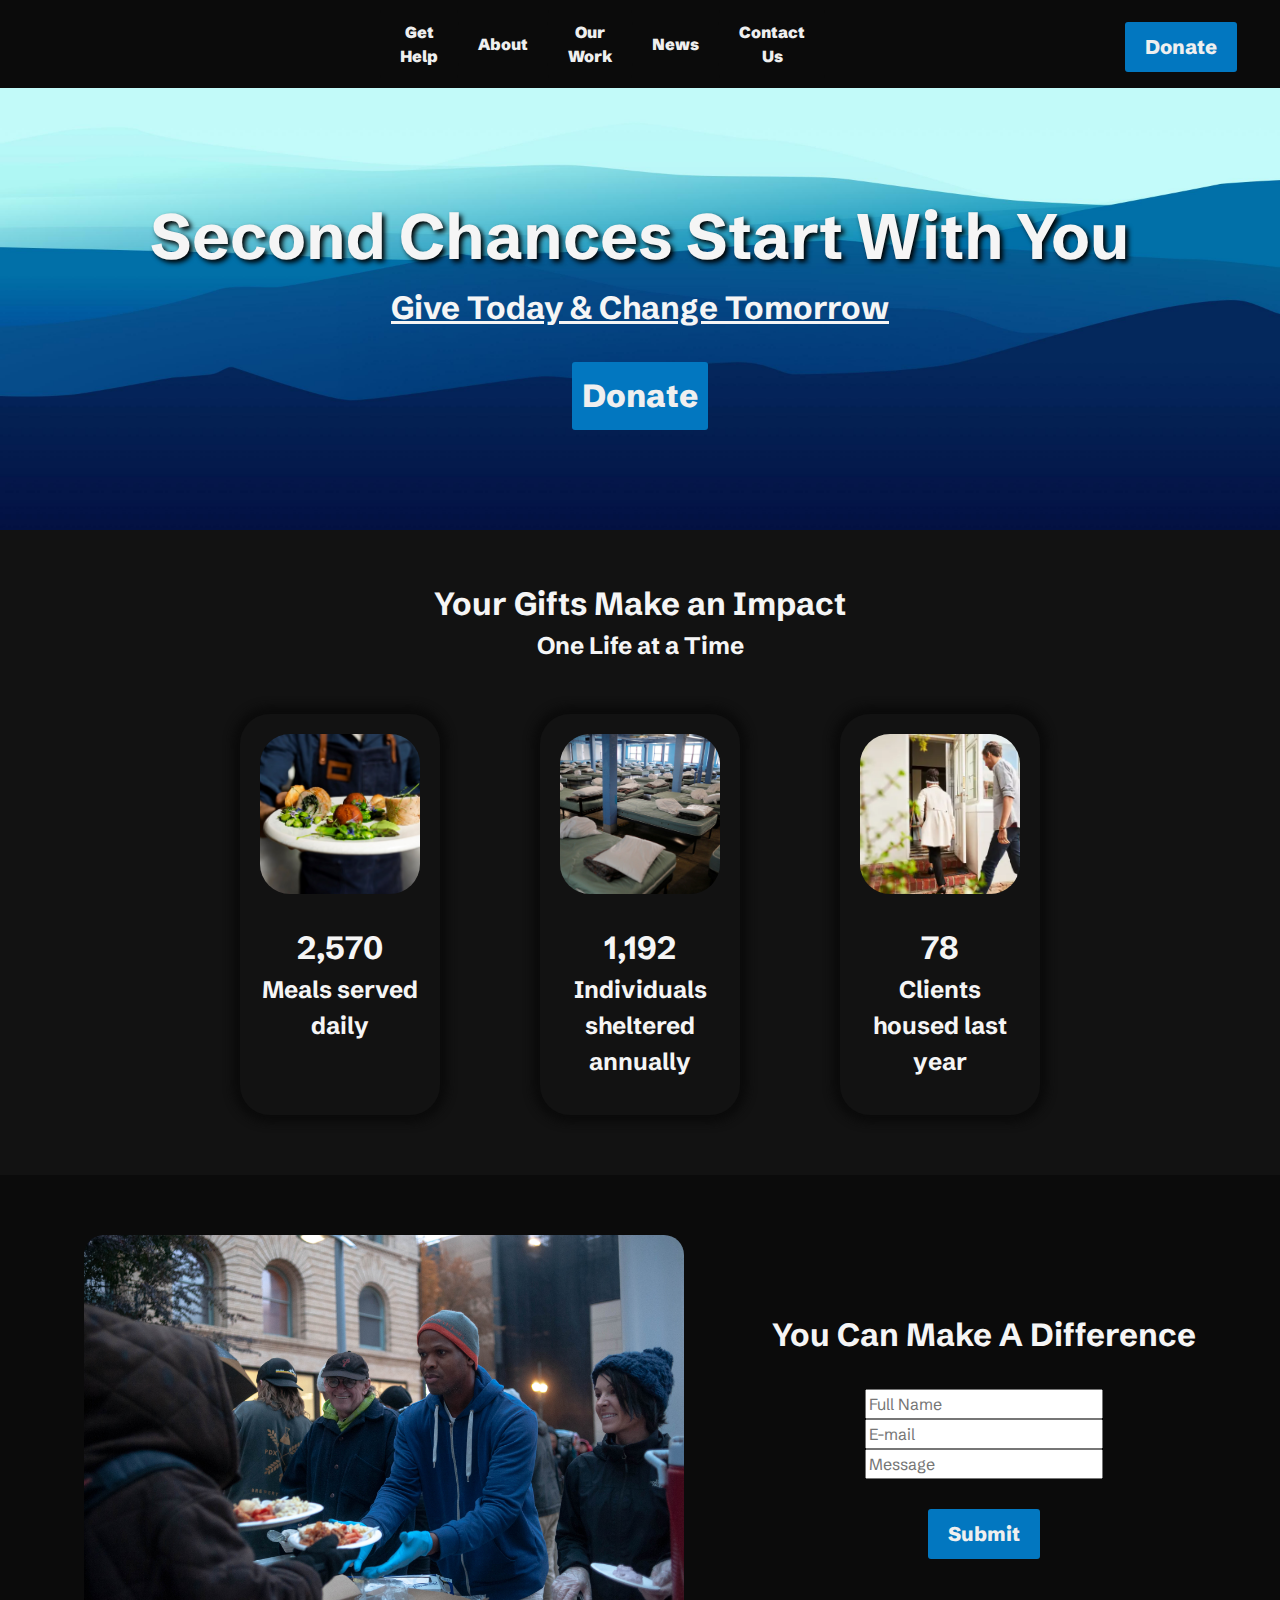
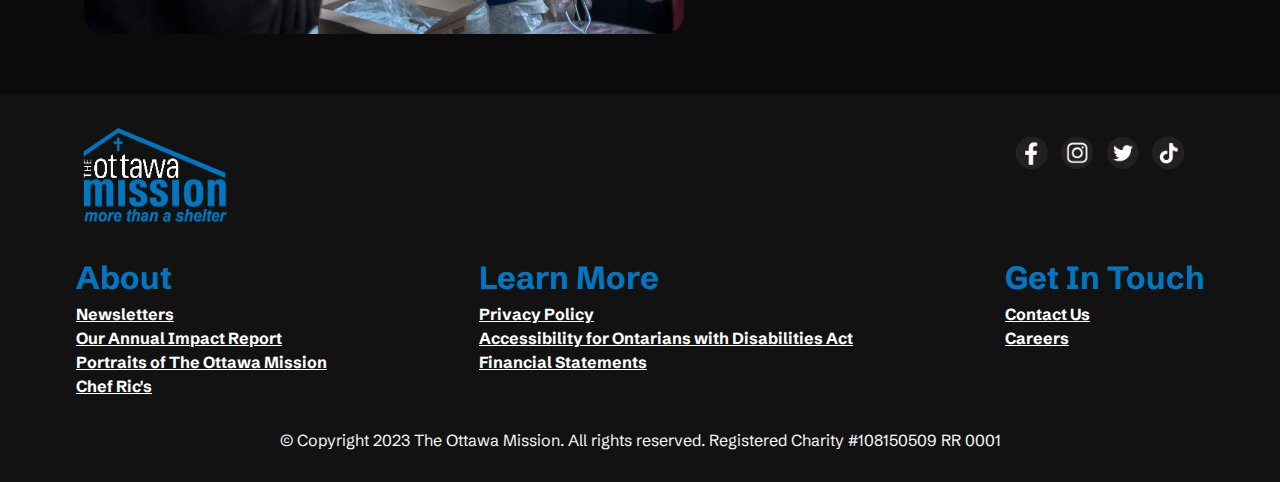
<file: index.html>
<!DOCTYPE html>
<html lang="en">
  <head>
    <title>Ottawa Mission</title>
    <meta charset="UTF-8" />
    <meta name="viewport" content="width=device-width, initial-scale=1" />
    <link rel="stylesheet" href="reset.css" />
    <link rel="stylesheet" href="index.css" />
    <link rel="icon" href="" type="image/svg+xml" />
  </head>
  <body>
    <header>
      <div class="navbar">
        <a href="index.html">
        <img id="logo" src="images/mission_logo_white.png" img width="150">
        </a>
        <div class="headbuttons">
            <a href="help.html">
            <button class="nav">Get Help</button>
            </a>
            <a href="about.html">
            <button class="nav">About</button>
            </a>
            <button class="nav">Our Work</button>
            <button class="nav">News</button>
            <a href="contact.html">
            <button class="nav">Contact Us</button>
            </a>
        </div>
        <div class="donatebox">
          <a href="donate.html">
            <button class="donate">Donate</button>
            </a>
        </div>
      </div>
    </header>
    <main>
      <div class="chances">
        <h1>Second Chances Start With You</h1>
        <h2>Give Today & Change Tomorrow</h2>
        <a href="donate.html">
        <button>Donate</button>
        </a>
      </div>

      <div class="impact">
        <h1>Your Gifts Make an Impact</h1>
        <h2 id="life">One Life at a Time</h2>
        <div class="impactboxes">
          <div class="meals box">
            <img id="food" src="images/food.jpg">
            <h1>2,570</h1>
            <h2>Meals served daily</h2>
          </div>
          <div class="shelter box">
            <img id="shelter" src="images/shelter.jpg">
            <h1>1,192</h1>
            <h2>Individuals sheltered annually</h2>
          </div>
          <div class="clients box">
            <img id="housed" src="images/housed.png">
            <h1>78</h1>
            <h2>Clients housed last year</h2>
          </div>
        </div>
      </div>

      <div class="signup">
        <img id="givingfood" src="images/givingfood.jpg" img width="600">
        <div class="form">
          <h1>You Can Make A Difference</h1>
          <div><input type="text" placeholder="Full Name"></div>
          <div><input type="text" placeholder="E-mail"></div>
          <div id="message"><input type="text" placeholder="Message" class="form3"></div>
          <button>Submit</button>
        </div>
      </div>
    </main>
    <footer>
      <div class="footlogo">
        <img src="images/mission_logo_white.png" img width="150">
        <img class="socialsfoot" src="images/socials.png" img width="200">
      </div>
      <div class="foot">
        <div class="about">
          <h1>About</h1>
          <a href="index.html">
          <h2>Newsletters</h2>
          </a>
          <a href="index.html">
          <h2>Our Annual Impact Report</h2>
          </a>
          <a href="index.html">
          <h2>Portraits of The Ottawa Mission</h2>
          </a>
          <a href="index.html">
          <h2>Chef Ric's</h2>
          </a>
        </div>
        <div class="learn">
          <h1>Learn More</h1>
          <a href="index.html">
          <h2>Privacy Policy</h2>
          </a>
          <a href="index.html">
          <h2>Accessibility for Ontarians with Disabilities Act</h2>
          </a>
          <a href="index.html">
          <h2>Financial Statements</h2>
          </a>
        </div>
        <div class="touch">
          <h1>Get In Touch</h1>
          <a href="index.html">
          <h2>Contact Us</h2>
          </a>
          <a href="index.html">
          <h2>Careers</h2>
          </a>
        </div>
      </div>
      <div class="copyright">
        <p>© Copyright 2023 The Ottawa Mission. All rights reserved. Registered Charity #108150509 RR 0001</p>
      </div>
    </footer>
  </body>
</html>
</file>
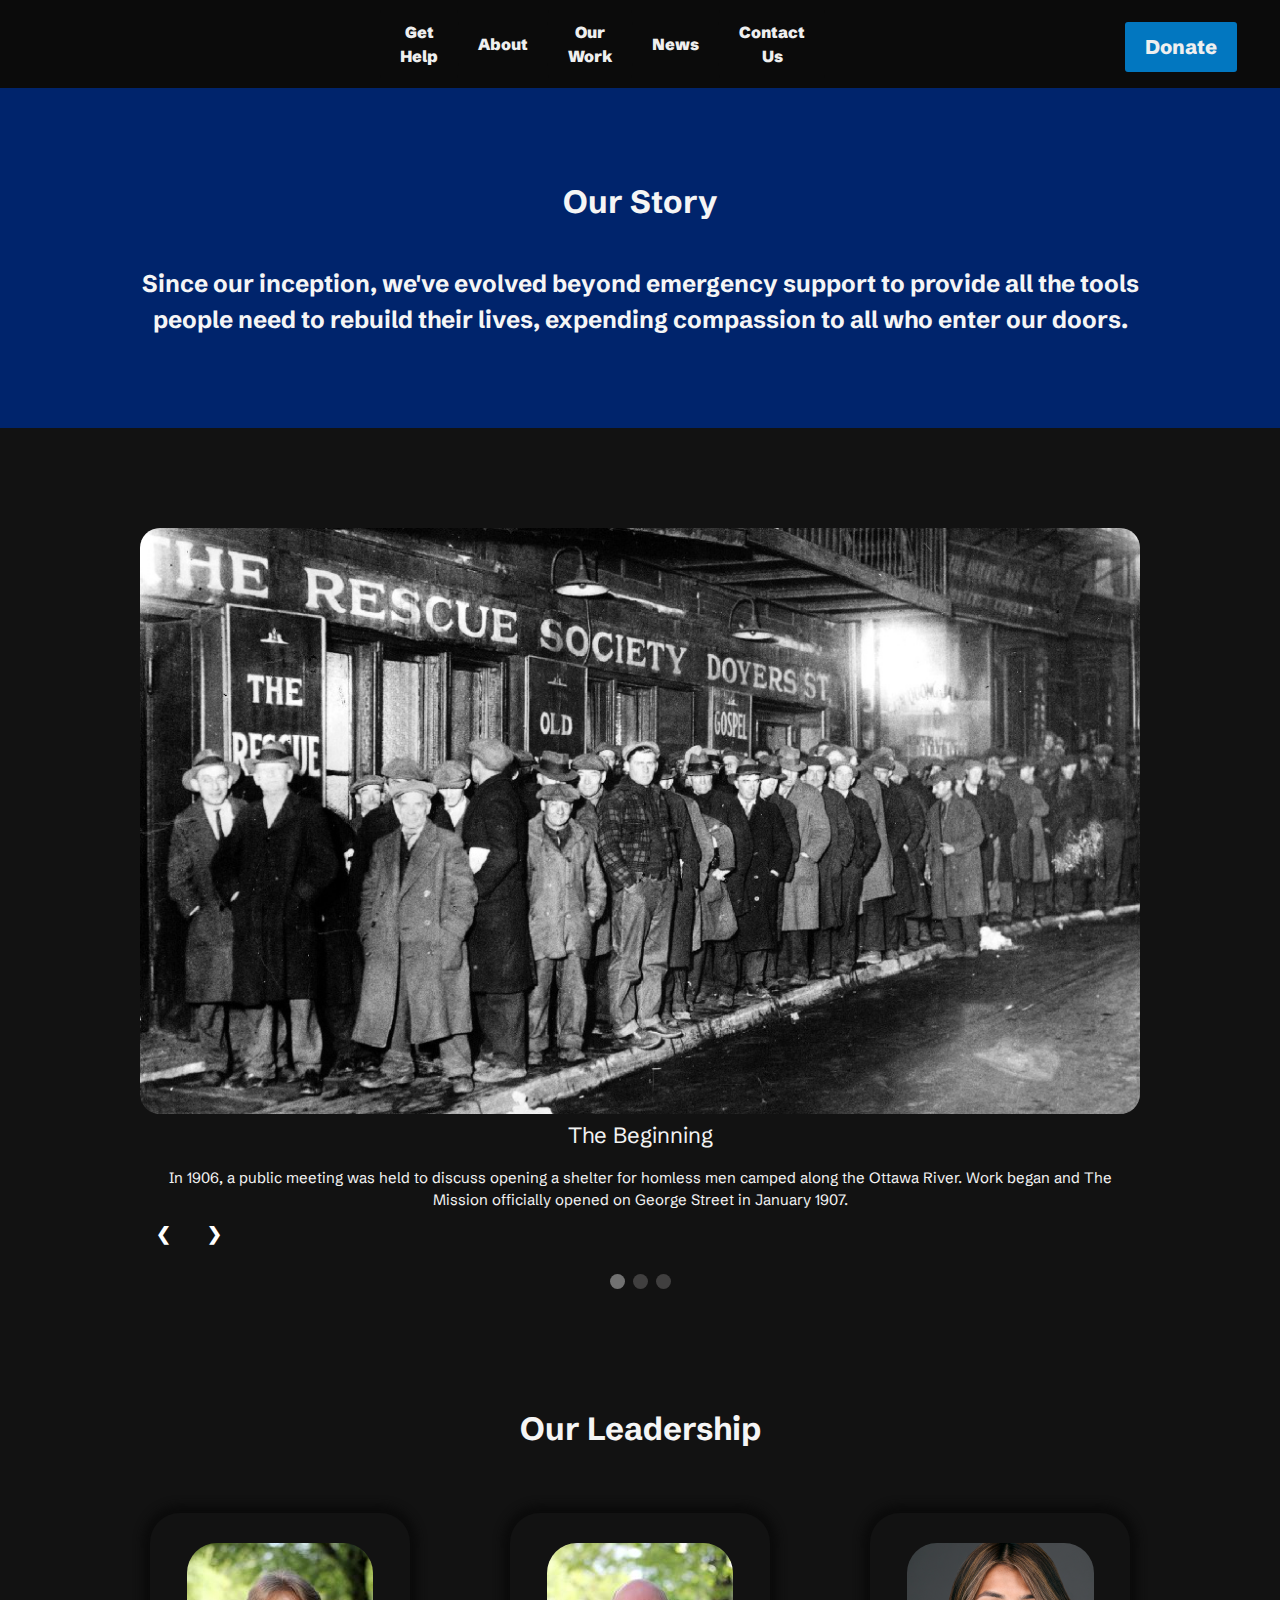
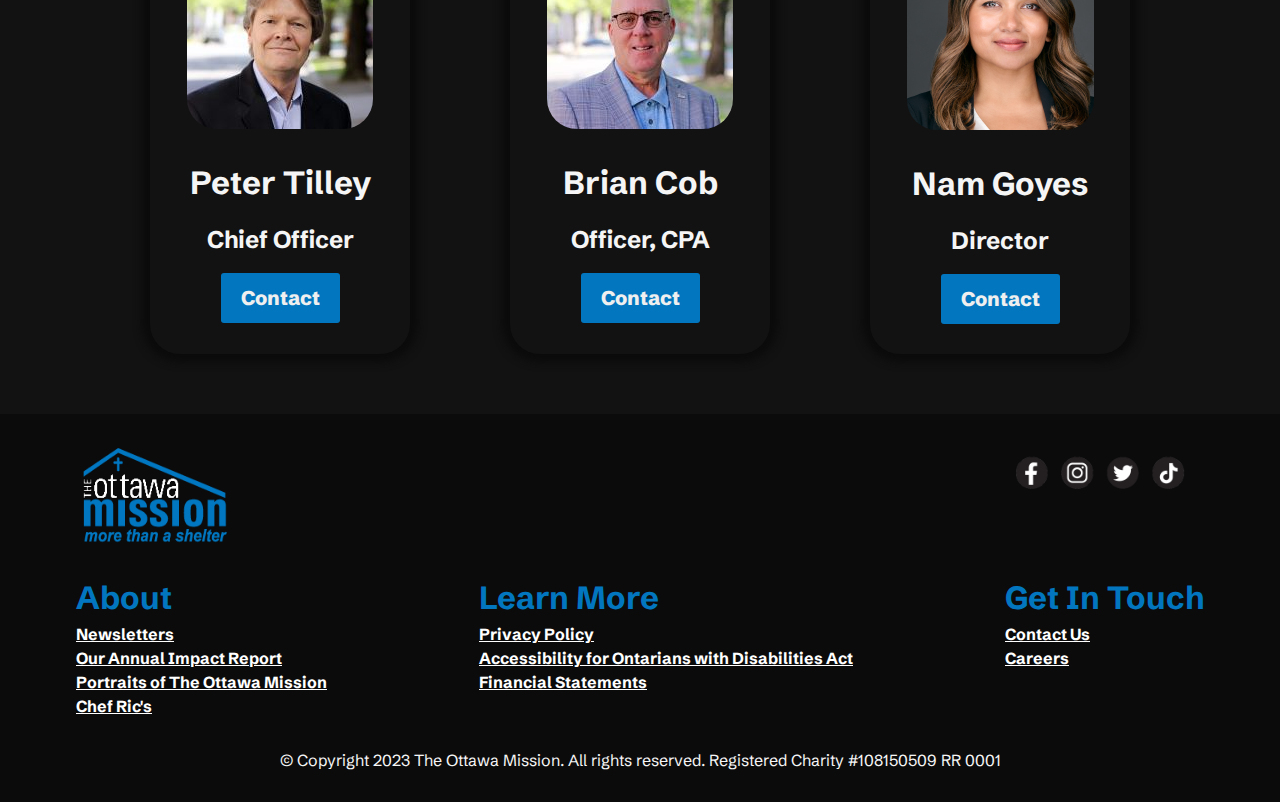
<file: about.html>
<!DOCTYPE html>
<html lang="en">
<!-- References 
for the javascript, W3schools resources were used as a guideline for getting slideshow functionality to work
www.w3schools.com/howto/howto_js_slideshow.asp
-->
  <head>
    <title>Ottawa Mission</title>
    <meta charset="UTF-8" />
    <meta name="viewport" content="width=device-width, initial-scale=1" />
    <link rel="stylesheet" href="reset.css" />
    <link rel="stylesheet" href="about.css" />
    <link rel="icon" href="" type="image/svg+xml" />
  </head>
  <body>
  <!-- Navigation bar -->
    <header>
      <div class="navbar">
        <a href="index.html">
          <img id="logo" src="images/mission_logo_white.png" img width="150">
        </a>
        <div class="headbuttons">
            <a href="help.html">
            <button class="nav">Get Help</button>
            </a>
            <a href="about.html">
            <button class="nav">About</button>
            </a>
            <button class="nav">Our Work</button>
            <button class="nav">News</button>
            <a href="contact.html">
            <button class="nav">Contact Us</button>
            </a>
        </div>
        <div class="donatebox">
          <a href="donate.html">
          <button class="donate">Donate</button>
          </a>
        </div>
      </div>
    </header>
    <!------------------>
    <!-- Main -->
    <main>

      <div class="ourstory">
        <h1>Our Story</h1>
        <h2>Since our inception, we've evolved beyond emergency support to provide all the tools</h2>
        <h2>people need to rebuild their lives, expending compassion to all who enter our doors.</h3>
      </div>

      <!-- image slider -->
      <div class ="slideshow-container">
        <div class ="containerslides fade">
            <img class="people" src="images/greatdepression.jpg" style ="width:100%">
            <div class="title">The Beginning</div>
            <div class="text">In 1906, a public meeting was held to discuss opening a shelter for homless men camped along the Ottawa River. Work began and The Mission officially opened on George Street in January 1907.</div>
        </div>

        <div class ="containerslides fade">
            <img class="people" src="images/greatdepression2.jpg" style ="width:100%">
            <div class="title">The Great Test</div>
            <div class="text">During the Great Depression, there was an unprecedented surge in men seeking meals and shelter. The Mission rallied community support to expand an meet the need for "soap, soup and salvation"</div>
        </div>

        <div class ="containerslides fade">
            <img class="people" src="images/storyottawamission.jpg" style ="width:100%">
            <div class="title">Present Day</div>
            <div class="text">Now we work towards ending homelessness and helping those all across the city of Ottawa.</div>
        </div>
        
        <a class="prev" onclick="plusSlides(-1)">&#10094;</a>
        <a class="next" onclick="plusSlides(1)">&#10095;</a>
      </div>
      <br>

      <div style="text-align:center">
        <span class="dot" onclick="currentSlide(1)"></span>
        <span class="dot" onclick="currentSlide(2)"></span>
        <span class="dot" onclick="currentSlide(3)"></span>
      </div>
      <script>
        let slideIndex = 1;
        showSlides(slideIndex);

        function plusSlides(n) {
            showSlides(slideIndex += n);
        }

        function currentSlide(n) {
            showSlides(slideIndex = n);
        }

        function showSlides(n) {
            let i;
            let slides = document.getElementsByClassName("containerslides");
            let dots = document.getElementsByClassName("dot");
            if (n > slides.length) {slideIndex = 1}    
            if (n < 1) {slideIndex = slides.length}
            for (i = 0; i < slides.length; i++) {
                slides[i].style.display = "none";  
            }
            for (i = 0; i < dots.length; i++) {
                dots[i].className = dots[i].className.replace(" active", "");
            }
            slides[slideIndex-1].style.display = "block";  
            dots[slideIndex-1].className += " active";
            }
</script>

      <div class="impact">
        <h1 id="leader">Our Leadership</h1>
        <div class="impactboxes">
          <div class="peter box">
            <img id="peter" src="images/peter-1.jpg">
            <h1>Peter Tilley</h1>
            <h2>Chief Officer</h2>
            <a href ="contact.html"><button>Contact</button></a>
          </div>
          <div class="brian box">
            <img id="brian" src="images/brian-2.jpg">
            <h1>Brian Cob</h1>
            <h2>Officer, CPA</h2>
            <a href="contact.html"><button>Contact</button></a>
          </div>
          <div class="nam box">
            <img id="namrata" src="images/Nam-Goyes.png">
            <h1>Nam Goyes</h1>
            <h2>Director</h2>
            <a href="contact.html"><button>Contact</button></a>
          </div>
        </div>
      </div>

    </main>
    <footer>
      <div class="footlogo">
        <img src="images/mission_logo_white.png" img width="150">
        <img class="socialsfoot" src="images/socials.png" img width="200">
      </div>
      <div class="foot">
        <div class="about">
          <h1>About</h1>
          <a href="index.html">
          <h2>Newsletters</h2>
          </a>
          <a href="index.html">
          <h2>Our Annual Impact Report</h2>
          </a>
          <a href="index.html">
          <h2>Portraits of The Ottawa Mission</h2>
          </a>
          <a href="index.html">
          <h2>Chef Ric's</h2>
          </a>
        </div>
        <div class="learn">
          <h1>Learn More</h1>
          <a href="index.html">
          <h2>Privacy Policy</h2>
          </a>
          <a href="index.html">
          <h2>Accessibility for Ontarians with Disabilities Act</h2>
          </a>
          <a href="index.html">
          <h2>Financial Statements</h2>
          </a>
        </div>
        <div class="touch">
          <h1>Get In Touch</h1>
          <a href="index.html">
          <h2>Contact Us</h2>
          </a>
          <a href="index.html">
          <h2>Careers</h2>
          </a>
        </div>
      </div>
      <div class="copyright">
        <p>© Copyright 2023 The Ottawa Mission. All rights reserved. Registered Charity #108150509 RR 0001</p>
      </div>
    </footer>
  </body>
</html>
</file>
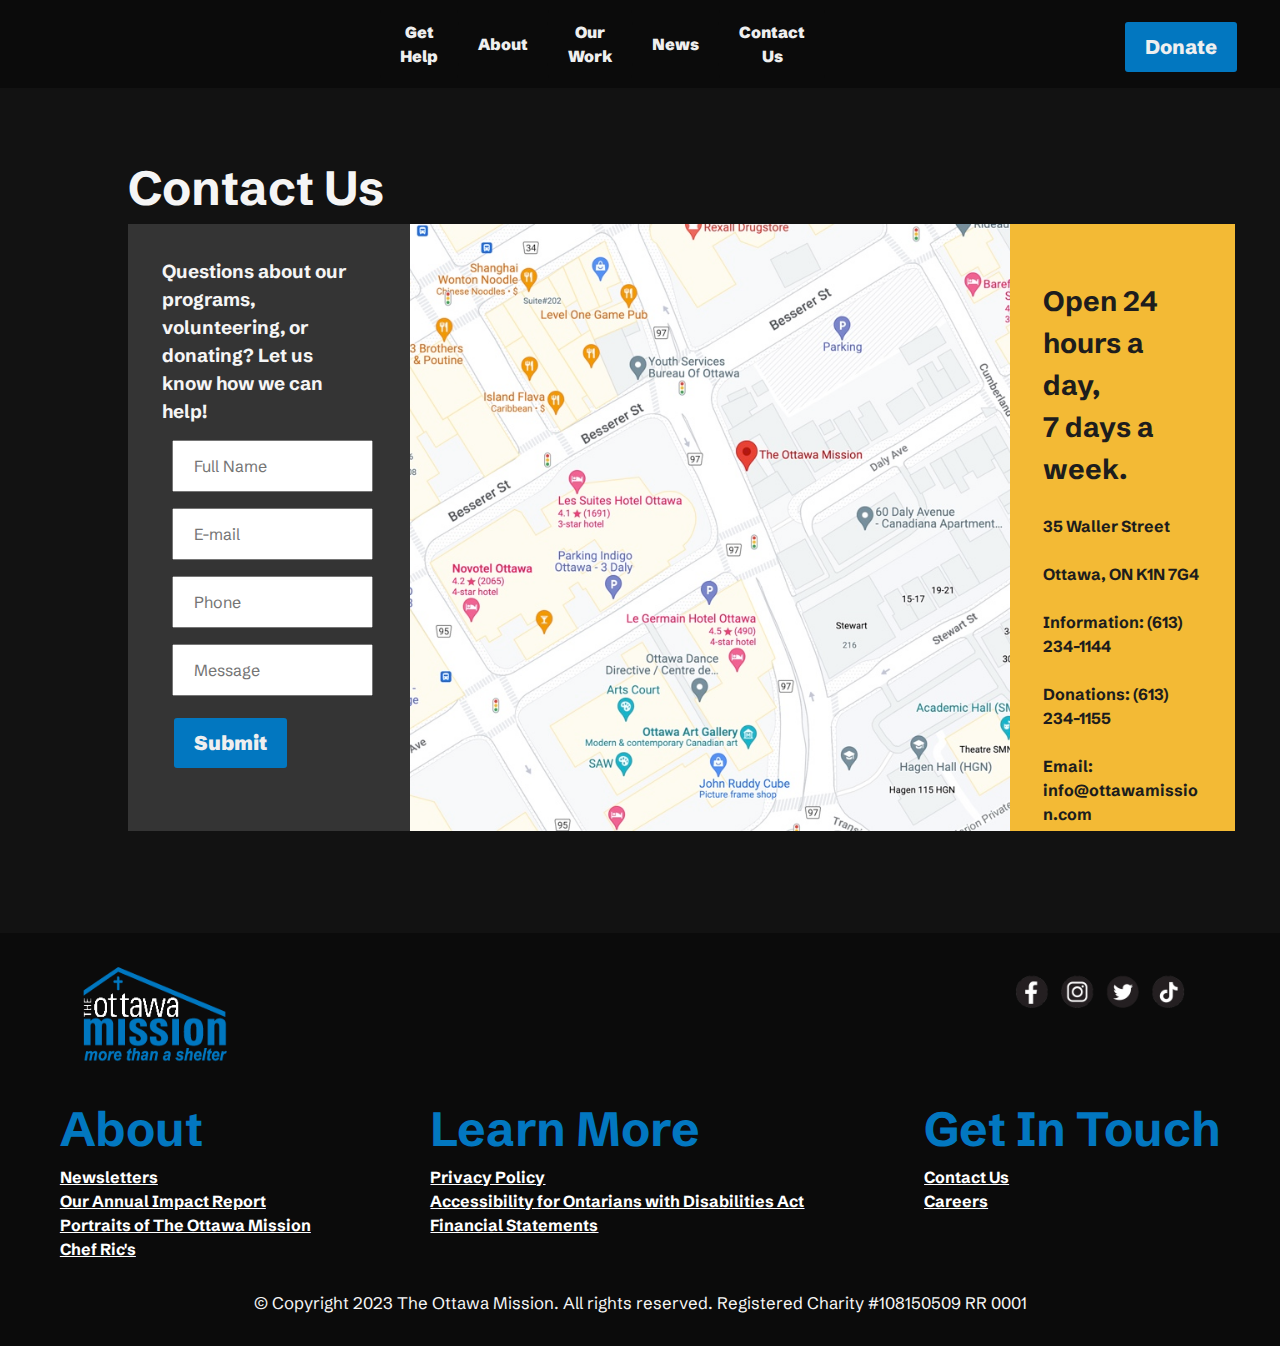
<file: contact.html>
<!DOCTYPE html>
<html lang="en">

<head>
    <title>Ottawa Mission</title>
    <meta charset="UTF-8" />
    <meta name="viewport" content="width-device-width, initial-scale=1" />
    <link rel="stylesheet" href="contact.css"/>
    <link rel="stylesheet" href="reset.css" />
    <link rel="icon" href="" type="image/svg+xml" />
</head>
<body>
    <header>
        <div class="navbar">
            <a href="index.html">
                <img id="logo" src="images/mission_logo_white.png" img width="150">
            </a>
            <div class="headbuttons">
                <a href="help.html">
                <button class="nav">Get Help</button>
                </a>
                <a href="about.html">
                <button class="nav">About</button>
                </a>
                <button class="nav">Our Work</button>
                <button class="nav">News</button>
                <a href="contact.html">
                <button class="nav">Contact Us</button>
                </a>
            </div>
            <div class="donatebox">
               <a href="donate.html">
               <button class="donate">Donate</button>
               </a>
            </div>
        </div>
    </header>
    <main>
        <div class="content">
            <h1>Contact Us</h1>
            <div class="flexbox">
                <div class="form">
                    <h3>Questions about our programs, volunteering, or donating?
                    Let us know how we can help!</h3>
                    <form>
                        <div><input type="text" placeholder="Full Name"></div>
                        <div><input type="text" placeholder="E-mail"></div>
                        <div><input type="text" placeholder="Phone"></div>
                        <div id="message"><input type="text" placeholder="Message" class="form5"></div>
                        <button class="formsubmit">Submit</button>
                    </form>
                </div>
                <div class="map"></div>
                <div class="contactinfo">
                    <h2>Open 24 hours a day,<br>
                    7 days a week.</h2>
                    <br>
                    <h4>35 Waller Street<br><br>
                    Ottawa, ON K1N 7G4<br><br>
                    Information: (613) 234-1144<br><br>
                    Donations: (613) 234-1155<br><br>
                    Email: info@ottawamission.com</h4>
                </div>   
            </div> 
        </div>
    </main>
    <footer>
        <div class="footlogo">
          <img src="images/mission_logo_white.png" img width="150">
          <img class="socialsfoot" src="images/socials.png" img width="200">
        </div>
        <div class="foot">
          <div class="about">
            <h1>About</h1>
            <a href="index.html">
            <h2>Newsletters</h2>
            </a>
            <a href="index.html">
            <h2>Our Annual Impact Report</h2>
            </a>
            <a href="index.html">
            <h2>Portraits of The Ottawa Mission</h2>
            </a>
            <a href="index.html">
            <h2>Chef Ric's</h2>
            </a>
          </div>
          <div class="learn">
            <h1>Learn More</h1>
            <a href="index.html">
            <h2>Privacy Policy</h2>
            </a>
            <a href="index.html">
            <h2>Accessibility for Ontarians with Disabilities Act</h2>
            </a>
            <a href="index.html">
            <h2>Financial Statements</h2>
            </a>
          </div>
          <div class="touch">
            <h1>Get In Touch</h1>
            <a href="index.html">
            <h2>Contact Us</h2>
            </a>
            <a href="index.html">
            <h2>Careers</h2>
            </a>
          </div>
        </div>
        <div class="copyright">
          <p>© Copyright 2023 The Ottawa Mission. All rights reserved. Registered Charity #108150509 RR 0001</p>
        </div>
      </footer>
</body>
</html>
</file>
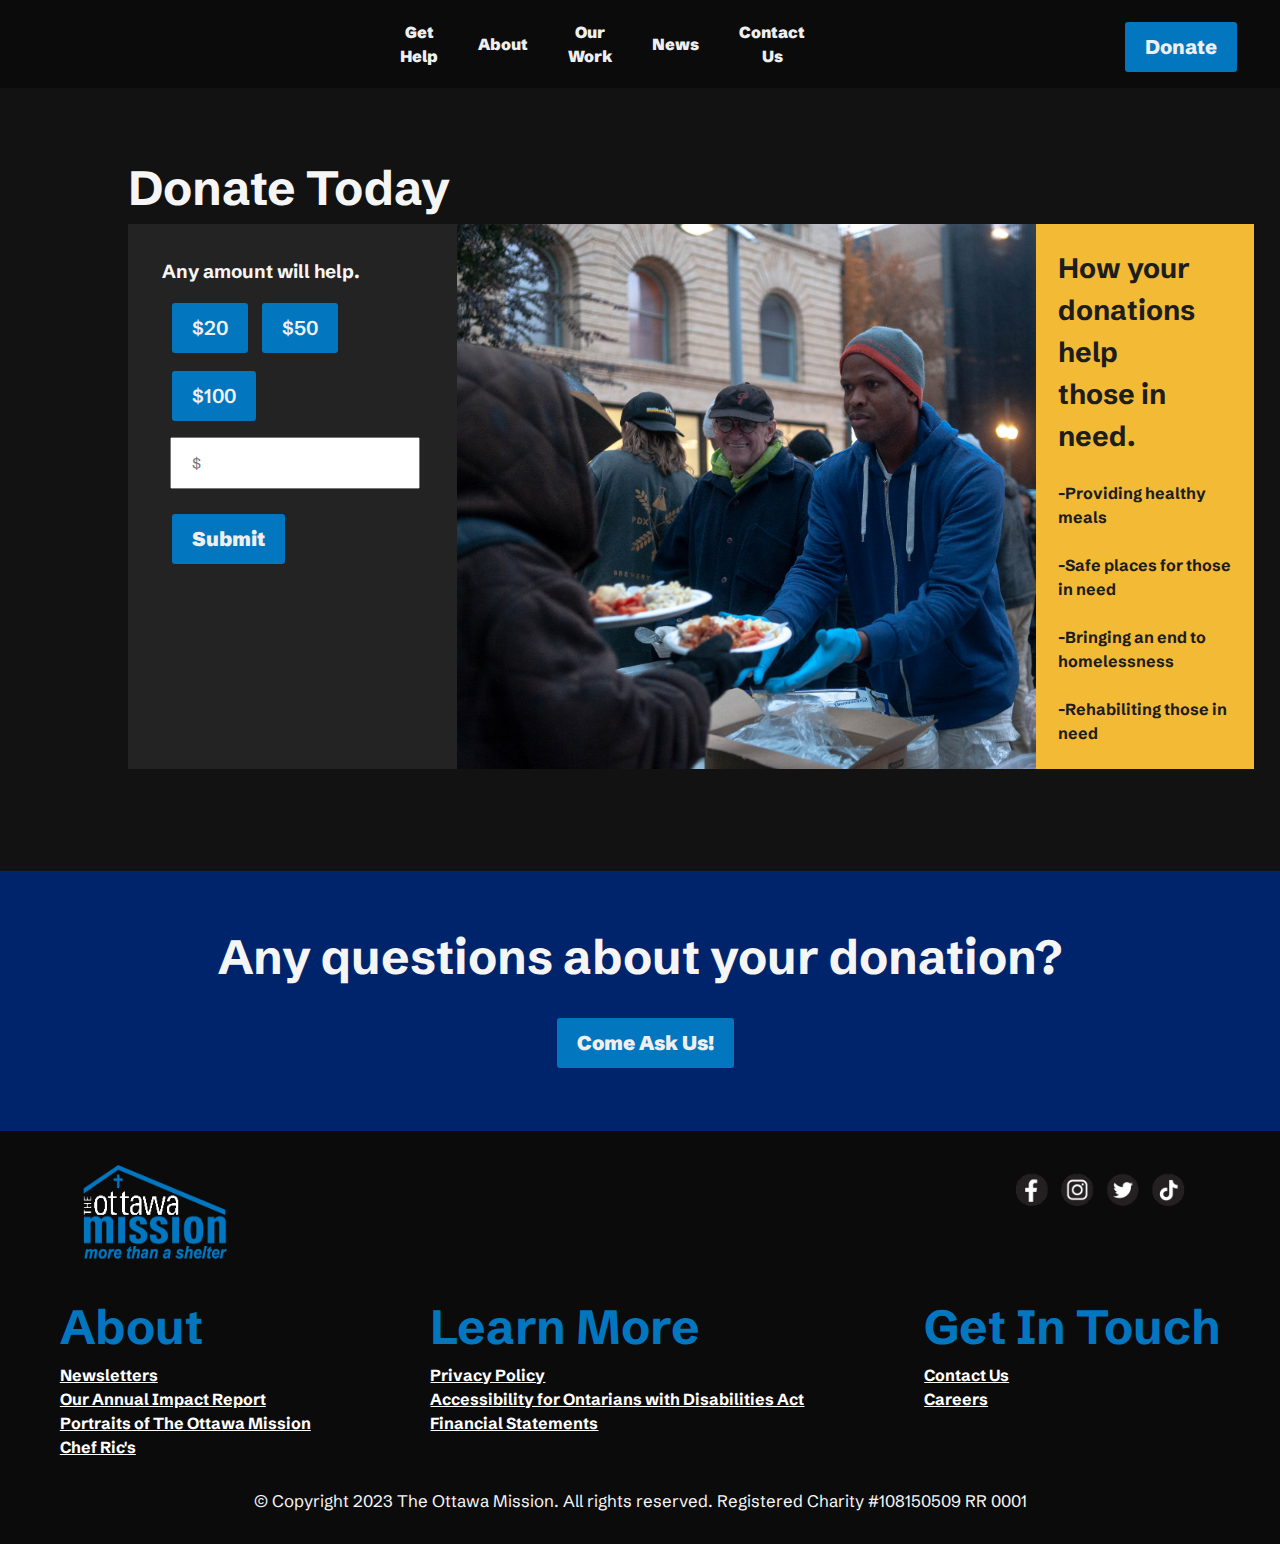
<file: donate.html>
<!DOCTYPE html>
<html lang="en">
  <head>
    <title>Ottawa Mission</title>
    <meta charset="UTF-8" />
    <meta name="viewport" content="width=device-width, initial-scale=1" />
    <link rel="stylesheet" href="reset.css" />
    <link rel="stylesheet" href="donate.css" />
    <link rel="icon" href="" type="image/svg+xml" />
  </head>
  <body>
    <header>
      <div class="navbar">
        <a href="index.html">
          <img id="logo" src="images/mission_logo_white.png" img width="150">
        </a>
        <div class="headbuttons">
            <a href="help.html">
            <button class="nav">Get Help</button>
            </a>
            <a href="about.html">
            <button class="nav">About</button>
            </a>
            <button class="nav">Our Work</button>
            <button class="nav">News</button>
            <a href="contact.html">
            <button class="nav">Contact Us</button>
            </a>
        </div>
        <div class="donatebox">
          <a href="donate.html">
            <button class="donate">Donate</button>
            </a>
        </div>
      </div>
    </header>
    <main>
        <div class="content">
            <h1>Donate Today</h1>
            <div class="flexbox">
                <div class="form">
                    <h3>Any amount will help.</h3>
                    <button class="displaymoney">$20</button>
                    <button class="displaymoney">$50</button>
                    <button class="displaymoney">$100</button>
                    <div class="divider"></div>
                    <div><input type="text" placeholder="$"></div>
                    <button class="formsubmit">Submit</button>
                </div>
                <div class="image"></div>
                <div class="donateinfo">
                    <h2>How your donations help<br>
                    those in need.</h2>
                    <br>
                    <h4>-Providing healthy meals<br><br>
                    -Safe places for those in need<br><br>
                    -Bringing an end to homelessness<br><br>
                    -Rehabiliting those in need<br><br>
                </div>   
             </div>
        </div>
        <div class="contactbottom">
        <h1>Any questions about your donation?</h1>
        <a href="contact.html">
        <button class="contactbutton">Come Ask Us!</button>
        </a>
      </div>
    </main>
    <footer>
      <div class="footlogo">
        <img src="images/mission_logo_white.png" img width="150">
        <img class="socialsfoot" src="images/socials.png" img width="200">
      </div>
      <div class="foot">
        <div class="about">
          <h1>About</h1>
          <a href="index.html">
          <h2>Newsletters</h2>
          </a>
          <a href="index.html">
          <h2>Our Annual Impact Report</h2>
          </a>
          <a href="index.html">
          <h2>Portraits of The Ottawa Mission</h2>
          </a>
          <a href="index.html">
          <h2>Chef Ric's</h2>
          </a>
        </div>
        <div class="learn">
          <h1>Learn More</h1>
          <a href="index.html">
          <h2>Privacy Policy</h2>
          </a>
          <a href="index.html">
          <h2>Accessibility for Ontarians with Disabilities Act</h2>
          </a>
          <a href="index.html">
          <h2>Financial Statements</h2>
          </a>
        </div>
        <div class="touch">
          <h1>Get In Touch</h1>
          <a href="index.html">
          <h2>Contact Us</h2>
          </a>
          <a href="index.html">
          <h2>Careers</h2>
          </a>
        </div>
      </div>
      <div class="copyright">
        <p>© Copyright 2023 The Ottawa Mission. All rights reserved. Registered Charity #108150509 RR 0001</p>
      </div>
    </footer>
  </body>
</html>
</file>
<file: index.css>
@font-face {
    font-family: myFont;
    src: url(Schibsted_Grotesk/SchibstedGrotesk-VariableFont_wght.ttf);
}

body {
    font-family: myfont;
    background-color: #121212;
    color:whitesmoke;
}

#logo {
    padding-left: 20px;
}

.navbar {
    display: flex;
    padding-inline: 60px;
    padding-bottom: 10px;
    padding-top: 10px;
    background-color: #0b0b0b;
}

.headbuttons {
    display: flex;
    justify-content: center;
    align-items: center;
    padding-inline: 300px;
    background-color: #0b0b0b;
    margin: auto;
}

.nav {
    font-weight: 900;
    font-size: 1em;
    color: #efefef;
    background-color: #0b0b0b;
    border: none;
    padding-top: 10px;
    padding-bottom: 10px;
    padding-left: 20px;
    padding-right: 20px;
}

.nav:hover {
    background-color: #0277C0;
}

.chances {
    background-image: url(images/wp5204110.jpg);
    background-repeat:no-repeat;
    background-size:100%;
    padding: 100px;
    display: flex;
    flex-direction: column;
    align-items: center;
    justify-content: center;
    background-position: bottom;
}

.chances h1 {
    font-size: 4em;
    color: whitesmoke;
    text-shadow: 3px 3px 5px #000000;
}

.chances h2 {
    font-size: 2em;
    text-decoration: underline;
    padding-bottom: 30px;
    color: whitesmoke;
    /* text-shadow: 3px 3px 5px #000000; */
}

.chances button {
    padding: 10px;
    font-size: 2rem;
    transition: ease-out 0.9s;
}

.impact {
    display: flex;
    flex-direction: column;
    align-items: center;
    padding-bottom: 60px;
}

.impactboxes {
    display: grid;
    grid-template-columns: auto auto auto;
    column-gap: 100px;
    text-align: center;
}

.impactboxes h1 {
    padding-top: 30px;
}

.meals, .shelter, .clients{
    display: flex;
    flex-direction: column;
    align-items: center;
    width:200px;
}

.box{
    /* border: solid 1px black; */
    border-radius: 30px;
    box-shadow: 0px 0px 8px 8px #0b0b0b;
}

.impactboxes > div{
    padding-left: 20px;
    padding-right: 20px;
    padding-top: 20px;
    padding-bottom: 20px;
}

#food, #shelter, #housed {
    border-radius: 30px;
}

.donate {
    font-weight: 800;
    font-size: 1.25em;
    color: #efefef;
    background-color: #0277C0;
    border: none;
    padding-top: 10px;
    padding-bottom: 10px;
    padding-left: 20px;
    padding-right: 20px;
    border-radius: 3px;
    cursor: pointer;
}

.donatebox {
    margin-top: 1%;
}

button {
    font-weight: 800;
    font-size: 1.25em;
    color: #efefef;
    background-color: #0277C0;
    border: none;
    padding-top: 10px;
    padding-bottom: 10px;
    padding-left: 20px;
    padding-right: 20px;
    border-radius: 3px;
    cursor: pointer;
}

button:hover {
    background-color: rgb(0, 36, 108);
    box-shadow: 5px 5px black;
    text-shadow: #343434 2px 2px;
    color: white;
}

.impact {
    padding-top: 50px;
}

.impact h2 {
    padding-bottom: 15px;
}

#life {
    padding-bottom: 50px;
}

.meals:hover {
    transform: scale(1.1);
}

.shelter:hover {
    transform: scale(1.1);
}

.clients:hover {
    transform: scale(1.1);
}

.signup {
    display: flex;
    align-items: center;
    justify-content: space-around;
    padding-top: 60px;
    padding-bottom: 60px;
    padding-inline: 40px;
    background-color: #0b0b0b;
}

.form {
    display: flex;
    flex-direction: column;
    align-items: center;
}

#givingfood {
    border-radius: 20px;
}

.form h1 {
    padding-bottom: 30px;
}

#message {
    padding-bottom: 30px;
}

.footlogo {
    display: flex;
    justify-content: space-between;
    padding-inline: 80px;
    padding-top: 30px;
    padding-bottom: 30px;
}

.socialsfoot {
    cursor: pointer;
}

.foot {
    display: flex;
    justify-content: space-around;
}

.about {
    display: flex;
    flex-direction: column;  
}

.learn {
    display: flex;
    flex-direction: column;
}

.touch {
    display: flex;
    flex-direction: column;
}

.copyright {
    display: flex;
    justify-content: center;
    padding-top: 30px;
    padding-bottom: 30px;
}

.foot h1 {
    color: #0277C0;
}

.foot h2 {
    text-decoration: underline;
    cursor: pointer;
    color: white;
    font-size: 1rem;
}

.foot h2:hover {
    color: #0277C0;
}

.titlebackground {
    background-color: #0b0b0b;
}
</file>
<file: about.css>
@font-face {
    font-family: myFont;
    src: url(Schibsted_Grotesk/SchibstedGrotesk-VariableFont_wght.ttf);
}

body {
    font-family: myfont;
    background-color: #121212;
    color:whitesmoke;
}

#logo {
    padding-left: 20px;
}

.navbar {
    display: flex;
    padding-inline: 60px;
    padding-bottom: 10px;
    padding-top: 10px;
    background-color: #0b0b0b;
}

.nav:hover {
    background-color:#0277C0;
}

.headbuttons {
    display: flex;
    justify-content: center;
    align-items: center;
    padding-inline: 300px;
    background-color: #0b0b0b;
    margin: auto;
}

.nav {
    font-weight: 900;
    font-size: 1em;
    color: #efefef;
    background-color: #0b0b0b;
    border: none;
    padding-top: 10px;
    padding-bottom: 10px;
    padding-left: 20px;
    padding-right: 20px;
}

.ourstory {
    padding: 90px;
    display: flex;
    flex-direction: column;
    align-items: center;
    justify-content: center;
    background-color: rgb(0, 36, 108);
}

.ourstory h1 {
    padding-bottom: 40px;
}

.impact {
    display: flex;
    flex-direction: column;
    align-items: center;
    padding-bottom: 60px;
}

.impactboxes {
    display: grid;
    grid-template-columns: auto auto auto;
    column-gap: 100px;
    text-align: center;
}

.peter, .brian, .nam{
    display: flex;
    flex-direction: column;
    align-items: center;
    width:260px;
}

.donate {
    font-weight: 800;
    font-size: 1.25em;
    color: #efefef;
    background-color: #0277C0;
    border: none;
    padding-top: 10px;
    padding-bottom: 10px;
    padding-left: 20px;
    padding-right: 20px;
    border-radius: 3px;
    cursor: pointer;
}

.donatebox{
    margin-top: 1%;
}

.box {
    /* border: solid 1px black; */
    border-radius: 30px;
    box-shadow: 0px 0px 8px 8px #0b0b0b;
}

.impactboxes > div{
    padding-left: 20px;
    padding-right: 20px;
    padding-top: 30px;
    padding-bottom: 30px;
}

#peter, #brian, #namrata {
    border-radius: 30px;
}

button {
    font-weight: 800;
    font-size: 1.25em;
    color: #efefef;
    background-color: #0277C0;
    border: none;
    padding-top: 10px;
    padding-bottom: 10px;
    padding-left: 20px;
    padding-right: 20px;
    border-radius: 3px;
    cursor: pointer;
}

button:hover {
    background-color: rgb(0, 36, 108);
    box-shadow: 5px 5px black;
    text-shadow: #343434 2px 2px;
    color: white;
}

.impact {
    padding-top: 80px;
}

.impact h1 {
    padding-top: 30px;
    padding-bottom: 15px;
}

.impact h2 {
    padding-bottom: 15px;
}

#leader {
    padding-bottom: 60px;
}


* {box-sizing:border-box}

.slideshow-container{
    padding-top: 100px;
    max-width: 1000px;
    position: relative;
    margin: auto;
}

.containerslides{
    display: none;
}

.prev, .next {
    cursor: pointer;
    position: static;
    top: 50%;
    width: auto;
    margin-top: -22px;
    padding: 16px;
    color: white;
    font-weight: bold;
    font-size: 18px;
    transition: 0.6s ease;
    border-radius: 0 3px 3px 0;
    user-select: none;
}

.next{
    right: 0px;
    border-radius: 3px 0 0 3px;
}

.prev:hover, .next:hover{
    background-color: rgba(0, 0, 0, 0.8);
}
.title{
    color: #f2f2f2;
    font-size: 22px;
    padding-top: 5px;
    padding-bottom: 7px;
    position: static;
    width: 100%;
    text-align: center;
}
.text{
    color: #f2f2f2;
    font-size: 15px;
    padding: 8px 12px;
    position: static;
    bottom: 8px;
    width: 100%;
    text-align: center;
}
.dot{
    cursor: pointer;
    height: 15px;
    width: 15px;
    margin: 0 2px;
    background-color: #403f3f;
    border-radius: 50%;
    display: inline-block;
    transition: background-color 0.6s ease;
}

.active, .dot:hover{
    background-color: #717171;
}

.fade{
    animation-name: fade;
    animation-duration:1.5s;
}

@keyframes fade{
    from{opacity: .4}
    to {opacity: 1}
}

.people {
    border-radius: 20px;
}

.footlogo {
    display: flex;
    justify-content: space-between;
    padding-inline: 80px;
    padding-top: 30px;
    padding-bottom: 30px;
}

.socialsfoot {
    cursor: pointer;
}

.foot {
    display: flex;
    justify-content: space-around;
}

.about {
    display: flex;
    flex-direction: column;  
}

.learn {
    display: flex;
    flex-direction: column;
}

.touch {
    display: flex;
    flex-direction: column;
}

.copyright {
    display: flex;
    justify-content: center;
    padding-top: 30px;
    padding-bottom: 30px;
}

.foot h1 {
    color: #0277C0;
}

.foot h2 {
    text-decoration: underline;
    cursor: pointer;
    color: white;
    font-size: 1rem;
}

.foot h2:hover {
    color:#0277C0;
}

footer {
    background-color: #0b0b0b;
}
</file>
<file: contact.css>
@font-face {
    font-family: myFont;
    src: url(Schibsted_Grotesk/SchibstedGrotesk-VariableFont_wght.ttf);
}

body {
    margin: 0;
    font-family: myFont;
    background-color: #121212;
    color:whitesmoke;
    
}

* {
    box-sizing: border-box;
}

#logo {
    padding-left: 20px;
}

.navbar {
    display: flex;
    padding-inline: 60px;
    padding-bottom: 10px;
    padding-top: 10px;
    background-color: #0b0b0b;
}

.nav {
    font-weight: 900;
    font-size: 1em;
    color: #efefef;
    background-color: #0b0b0b;
    border: none;
    padding-top: 10px;
    padding-bottom: 10px;
    padding-left: 20px;
    padding-right: 20px;
}

.nav:hover {
    background-color: #0277C0;
}

.headbuttons {
    display: flex;
    justify-content: center;
    align-items: center;
    padding-inline: 300px;
    background-color: #0b0b0b;
    margin: auto;
}

.donate {
    font-weight: 800;
    font-size: 1.25em;
    color: #efefef;
    background-color: #0277C0;
    border: none;
    padding-top: 10px;
    padding-bottom: 10px;
    padding-left: 20px;
    padding-right: 20px;
    border-radius: 3px;
    cursor: pointer;
}

.donatebox{
    margin-top: 1%;
}

button {
    font-weight: 800;
    font-size: 1.25em;
    color: #efefef;
    background-color: #0277C0;
    border: none;
    padding-top: 10px;
    padding-bottom: 10px;
    padding-left: 20px;
    padding-right: 20px;
    border-radius: 3px;
    cursor: pointer;
}

button:hover {
    background-color: rgb(0, 36, 108);
    box-shadow: 5px 5px black;
    text-shadow: #343434 2px 2px;
    color: white;
}

ul {
    list-style-type: none;
    margin: 0;
    padding: 0;
}

li {
    font-size: 1.25em;
}

p{
    font-size: 1.05em;
}

h1{
    font-size: 3em;
}

h2{
    font-size: 1.75em;
}

h4 {
    font-size: 1em;
}

.content {
    margin-left: 10%;
    margin-right: 2%;
    padding-top: 5%;
    padding-bottom: 8%;
}

.flexbox {
    display: flex;
}

form {
    padding-left: 1%;
    padding-top: 3%;
    padding-bottom: 3%;
}

input {
    width: 100%;
    padding: 12px 20px;
    margin: 8px;
    box-sizing: border-box;
}

.form {
    height: auto;
    width: 25%;
    background-color: #343434;
    padding-top: 3%;
    padding-bottom: 5%;
    padding-left: 3%;
    padding-right: 4%; 
}

.formsubmit {
    font-weight: 900;
    font-size: 1.25em;
    color: #efefef;
    background-color: #0277C0;
    border: none;
    padding-top: 10px;
    padding-bottom: 10px;
    padding-left: 20px;
    padding-right: 20px;
    margin-top: 7%;
    margin-left: 10px;
}

.formsubmit:hover {
    background-color: rgb(0, 36, 108);
    box-shadow: 5px 5px black;
    text-shadow: #343434 2px 2px;
}

.map {
    height: auto; 
    width: 600px; 
    background-image: url(images/map.jpg);
    object-fit: fill;
    background-size: cover;
    background-position: 30%;
}

.contactinfo {
    height: auto;
    width: 20%;
    padding-top: 5%;
    padding-left: 3%;
    padding-right: 3%;
    background-color: #f3ba35;
    color: #1d1d1d;
}

.footlogo {
    display: flex;
    justify-content: space-between;
    padding-inline: 80px;
    padding-top: 30px;
    padding-bottom: 30px;
}

.socialsfoot {
    cursor: pointer;
}

.foot {
    display: flex;
    justify-content: space-around;
}

.about {
    display: flex;
    flex-direction: column;  
}

.learn {
    display: flex;
    flex-direction: column;
}

.touch {
    display: flex;
    flex-direction: column;
}

.copyright {
    display: flex;
    justify-content: center;
    padding-top: 30px;
    padding-bottom: 30px;
}

.foot h1 {
    color: #0277C0;
}

.foot h2 {
    text-decoration: underline;
    cursor: pointer;
    color: white;
    font-size: 1rem;
}

.foot h2:hover {
    color: #0277C0;
}

footer {
    background-color: #0b0b0b;
}
</file>
<file: donate.css>
@font-face {
    font-family: myFont;
    src: url(Schibsted_Grotesk/SchibstedGrotesk-VariableFont_wght.ttf);
}

body {
    margin: 0;
    font-family: myFont;
    background-color:#121212;
    color: whitesmoke; 
}

#logo {
    padding-left: 20px;
}

.navbar {
    display: flex;
    padding-inline: 60px;
    padding-bottom: 10px;
    padding-top: 10px;
    background-color: #0b0b0b;
}

.nav:hover {
    background-color: #0277C0;
}

.headbuttons {
    display: flex;
    justify-content: center;
    align-items: center;
    padding-inline: 300px;
    background-color: #0b0b0b;
    margin: auto;
}

.nav {
    font-weight: 900;
    font-size: 1em;
    color: #efefef;
    background-color: #0b0b0b;
    border: none;
    padding-top: 10px;
    padding-bottom: 10px;
    padding-left: 20px;
    padding-right: 20px;
}

.donate {
    font-weight: 800;
    font-size: 1.25em;
    color: #efefef;
    background-color: #0277C0;
    border: none;
    padding-top: 10px;
    padding-bottom: 10px;
    padding-left: 20px;
    padding-right: 20px;
    border-radius: 3px;
    cursor: pointer;
}

.donatebox{
    margin-top: 1%;
}

.content {
    margin-left: 10%;
    margin-right: 2%;
    padding-top: 5%;
    padding-bottom: 8%;
}

.flexbox {
    display: flex;
}

form {
    padding-left: 1%;
    padding-top: 3%;
    padding-bottom: 3%;
}

.form {
    height: auto;
    width: 30%;
    background-color: #232323;
    padding-top: 3%;
    padding-bottom: 5%;
    padding-left: 3%;
    padding-right: 4%; 
}

h1{
    font-size: 3em;
}

h2{
    font-size: 1.75em;
}

h4 {
    font-size: 1em;
}

.formsubmit {
    font-weight: 900;
    font-size: 1.25em;
    color: #efefef;
    background-color: #0277C0;
    border: none;
    padding-top: 10px;
    padding-bottom: 10px;
    padding-left: 20px;
    padding-right: 20px;
    margin-top: 7%;
    margin-left: 10px;
}

.displaymoney{
    display: inline-block;
    font-weight: 600;
    font-size: 1.25em;
    color: #efefef;
    background-color: #0277C0;
    border: none;
    padding-top: 10px;
    padding-bottom: 10px;
    padding-left: 20px;
    padding-right: 20px;
    margin-top: 7%;
    margin-left: 10px;
}
.contactbutton{
    display: inline-block;
    font-weight: 900;
    font-size: 1.25em;
    color: #efefef;
    background-color: #0277C0;
    border: none;
    padding-top: 10px;
    padding-bottom: 10px;
    padding-left: 20px;
    padding-right: 20px;
    margin-left: 10px;
    margin-bottom: 7%;
}

.contactbutton:hover {
    background-color: rgb(0, 36, 108);
    box-shadow: 5px 5px black;
    text-shadow: #343434 2px 2px;
}

.displaymoney:hover {
    background-color: rgb(0, 36, 108);
    box-shadow: 5px 5px black;
    text-shadow: #343434 2px 2px;
}

.formsubmit:hover {
    background-color: rgb(0, 36, 108);
    box-shadow: 5px 5px black;
    text-shadow: #343434 2px 2px;
}

.divider{
    padding-top: 3px;
    padding-bottom: 5px;
}

input {
    width: 100%;
    padding: 12px 20px;
    margin: 8px;
    box-sizing: border-box;
}

button {
    font-weight: 800;
    font-size: 1.25em;
    color: #efefef;
    background-color: #0277C0;
    border: none;
    padding-top: 10px;
    padding-bottom: 10px;
    padding-left: 20px;
    padding-right: 20px;
    border-radius: 3px;
    cursor: pointer;
}

button:hover {
    background-color: rgb(0, 36, 108);
    box-shadow: 5px 5px black;
    text-shadow: #343434 2px 2px;
    color: white;
}

ul {
    list-style-type: none;
    margin: 0;
    padding: 0;
}

li {
    font-size: 1.25em;
}

p {
    font-size: 1.05em;
}
b{
    margin-bottom: 7%;
}
.image {
    height: auto; 
    width: 600px; 
    background-image: url(images/givingfood.jpg);
    object-fit: fill;
    background-size: cover;
    background-position: 30%;
}

.donateinfo {
    height: auto;
    width: 20%;
    padding-top: 2%;
    padding-left: 2%;
    padding-right: 1%;
    background-color: #f3ba35;
    color: #1d1d1d;
}

.contactbottom {
    padding: 50px;
    display: flex;
    flex-direction: column;
    align-items: center;
    justify-content: center;
    background-color: rgb(0, 36, 108);
}

.contactbottom h1 {
    padding-bottom: 25px;
}

.footlogo {
    display: flex;
    justify-content: space-between;
    padding-inline: 80px;
    padding-top: 30px;
    padding-bottom: 30px;
}

.socialsfoot {
    cursor: pointer;
}

.foot {
    display: flex;
    justify-content: space-around;
}

.about {
    display: flex;
    flex-direction: column;  
}

.learn {
    display: flex;
    flex-direction: column;
}

.touch {
    display: flex;
    flex-direction: column;
}

.copyright {
    display: flex;
    justify-content: center;
    padding-top: 30px;
    padding-bottom: 30px;
}

.foot h1 {
    color: #0277C0;
}

.foot h2 {
    text-decoration: underline;
    cursor: pointer;
    color: white;
    font-size: 1rem;
}

.foot h2:hover {
    color: #0277C0;
}

footer {
    background-color: #0b0b0b;
}
</file>
